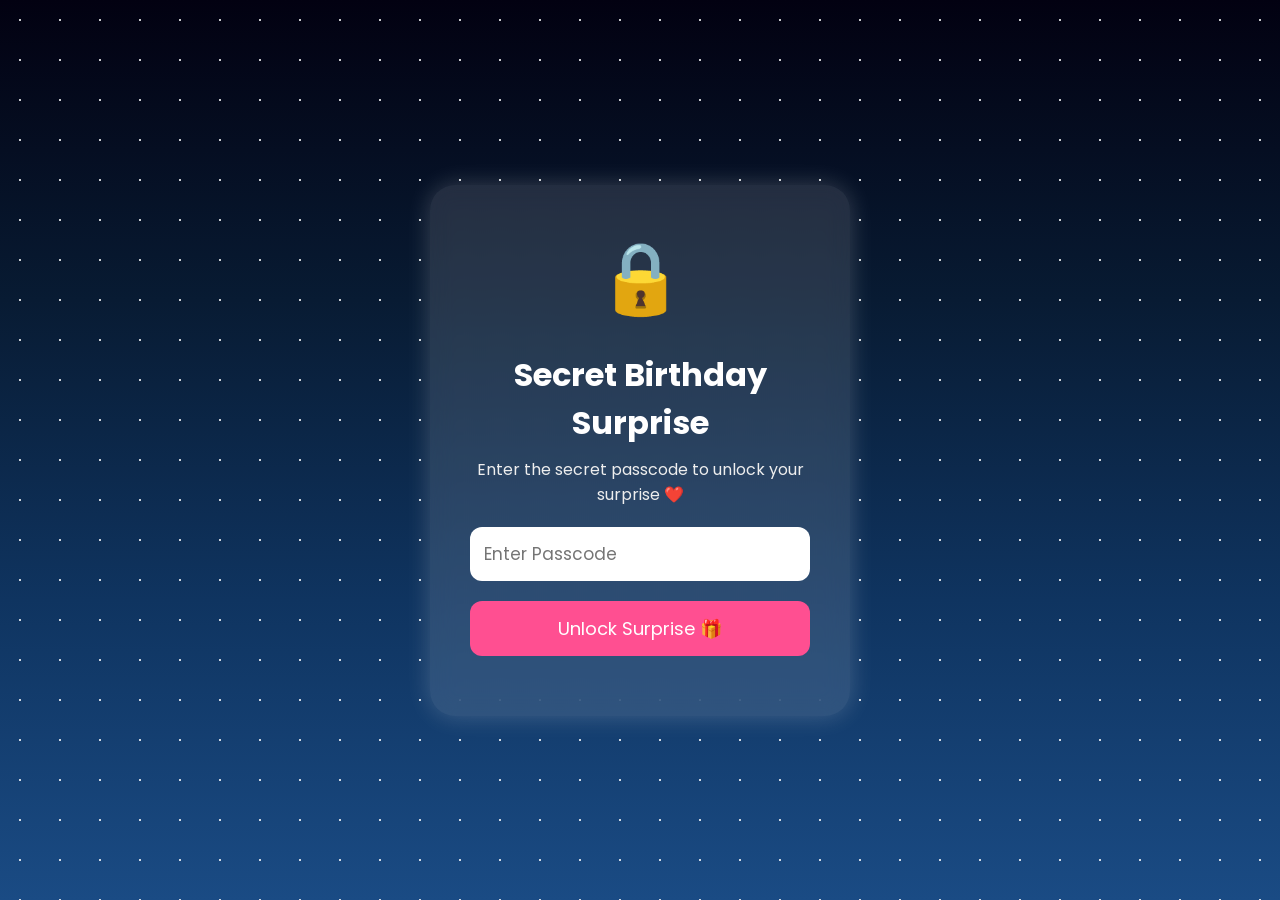
<file: index.html>
<!DOCTYPE html>
<html lang="en">
<head>
    <meta charset="UTF-8">
    <meta name="viewport" content="width=device-width, initial-scale=1.0">
    <title>Birthday Surprise ❤️</title>

    <link rel="stylesheet" href="lock.css">

    <!-- Google Font -->
    <link href="https://fonts.googleapis.com/css2?family=Poppins:wght@300;500;700&display=swap" rel="stylesheet">
</head>

<body>

<div class="stars"></div>

<div class="container">

    <div class="lock">🔒</div>

    <h1>Secret Birthday Surprise</h1>

    <p>Enter the secret passcode to unlock your surprise ❤️</p>

    <input
        type="password"
        id="password"
        placeholder="Enter Passcode">

    <button onclick="checkPassword()">
        Unlock Surprise 🎁
    </button>

    <p id="error"></p>

</div>

<script src="lock.js"></script>

</body>
</html>
</file>
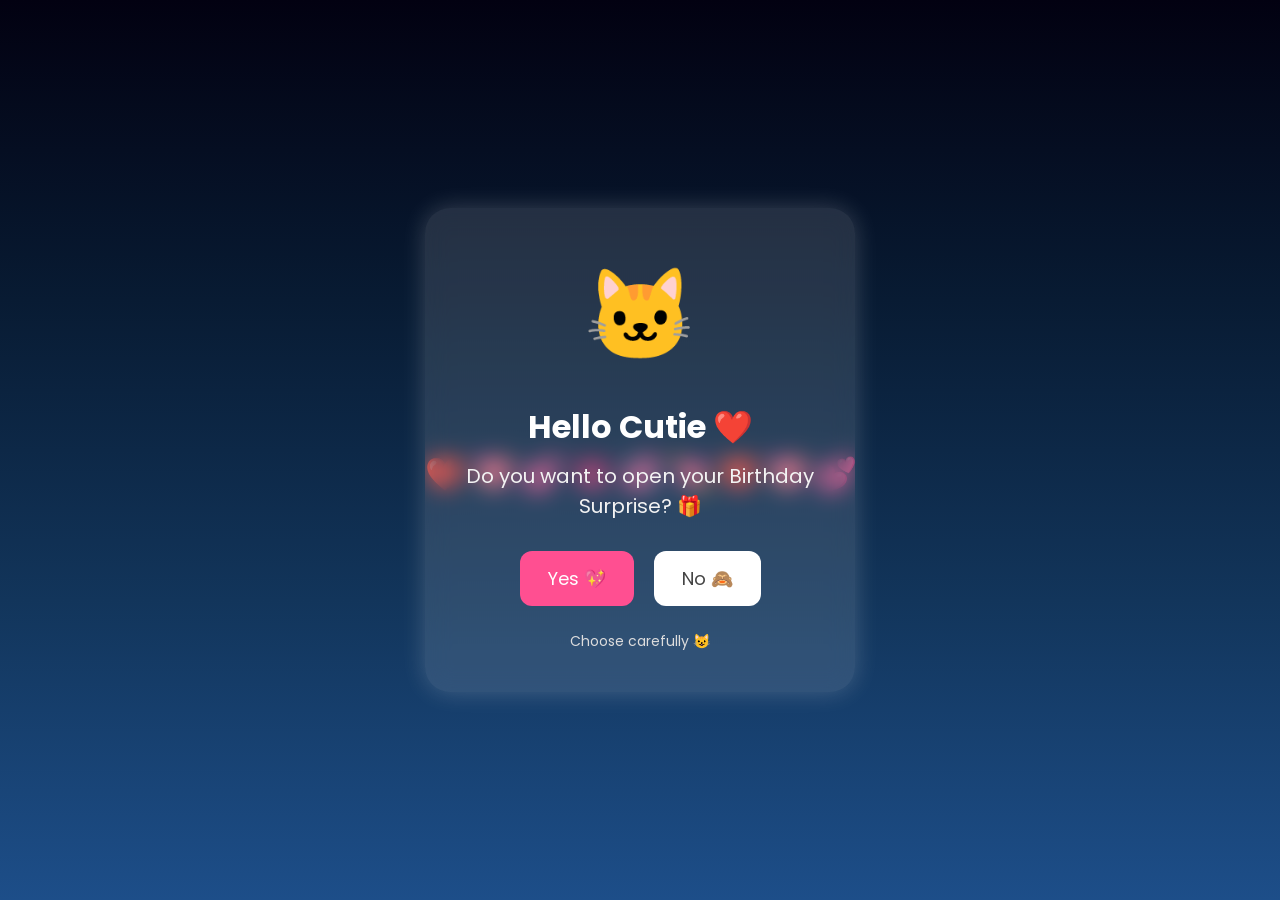
<file: Cat.html>
<!DOCTYPE html>
<html lang="en">

<head>
    <meta charset="UTF-8">
    <meta name="viewport" content="width=device-width, initial-scale=1.0">
    <title>Open Your Surprise? 🐱</title>

    <link rel="stylesheet" href="cat.css">

    <!-- Google Font -->
    <link href="https://fonts.googleapis.com/css2?family=Poppins:wght@300;500;700&display=swap" rel="stylesheet">
</head>

<body>

    <!-- Floating Hearts -->
    <div class="hearts"></div>

    <!-- Main Card -->
    <div class="container">

        <div class="cat">
            🐱
        </div>

        <h1>Hello Cutie ❤️</h1>

        <p class="question">
            Do you want to open your Birthday Surprise? 🎁
        </p>

        <div class="buttons">

            <button id="yesBtn" onclick="openSurprise()">
                Yes 💖
            </button>

            <button id="noBtn">
                No 🙈
            </button>

        </div>

        <p class="small">
            Choose carefully 😺
        </p>

    </div>

    <script src="cat.js"></script>

</body>

</html>
</file>
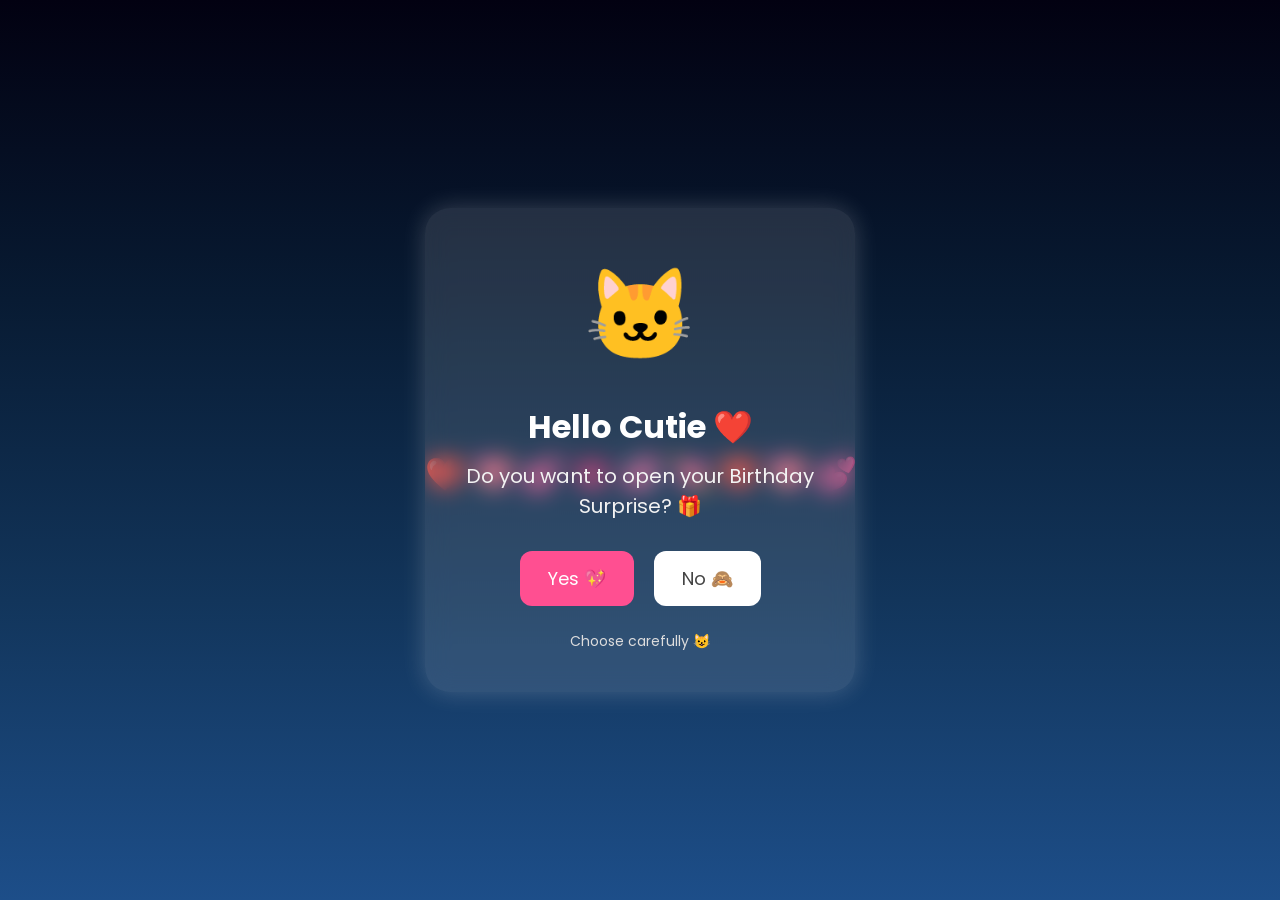
<file: cat.html>
<!DOCTYPE html>
<html lang="en">

<head>
    <meta charset="UTF-8">
    <meta name="viewport" content="width=device-width, initial-scale=1.0">
    <title>Open Your Surprise? 🐱</title>

    <link rel="stylesheet" href="cat.css">

    <!-- Google Font -->
    <link href="https://fonts.googleapis.com/css2?family=Poppins:wght@300;500;700&display=swap" rel="stylesheet">
</head>

<body>

    <!-- Floating Hearts -->
    <div class="hearts"></div>

    <!-- Main Card -->
    <div class="container">

        <div class="cat">
            🐱
        </div>

        <h1>Hello Cutie ❤️</h1>

        <p class="question">
            Do you want to open your Birthday Surprise? 🎁
        </p>

        <div class="buttons">

            <button id="yesBtn" onclick="openSurprise()">
                Yes 💖
            </button>

            <button id="noBtn">
                No 🙈
            </button>

        </div>

        <p class="small">
            Choose carefully 😺
        </p>

    </div>

    <script src="cat.js"></script>

</body>

</html>
</file>
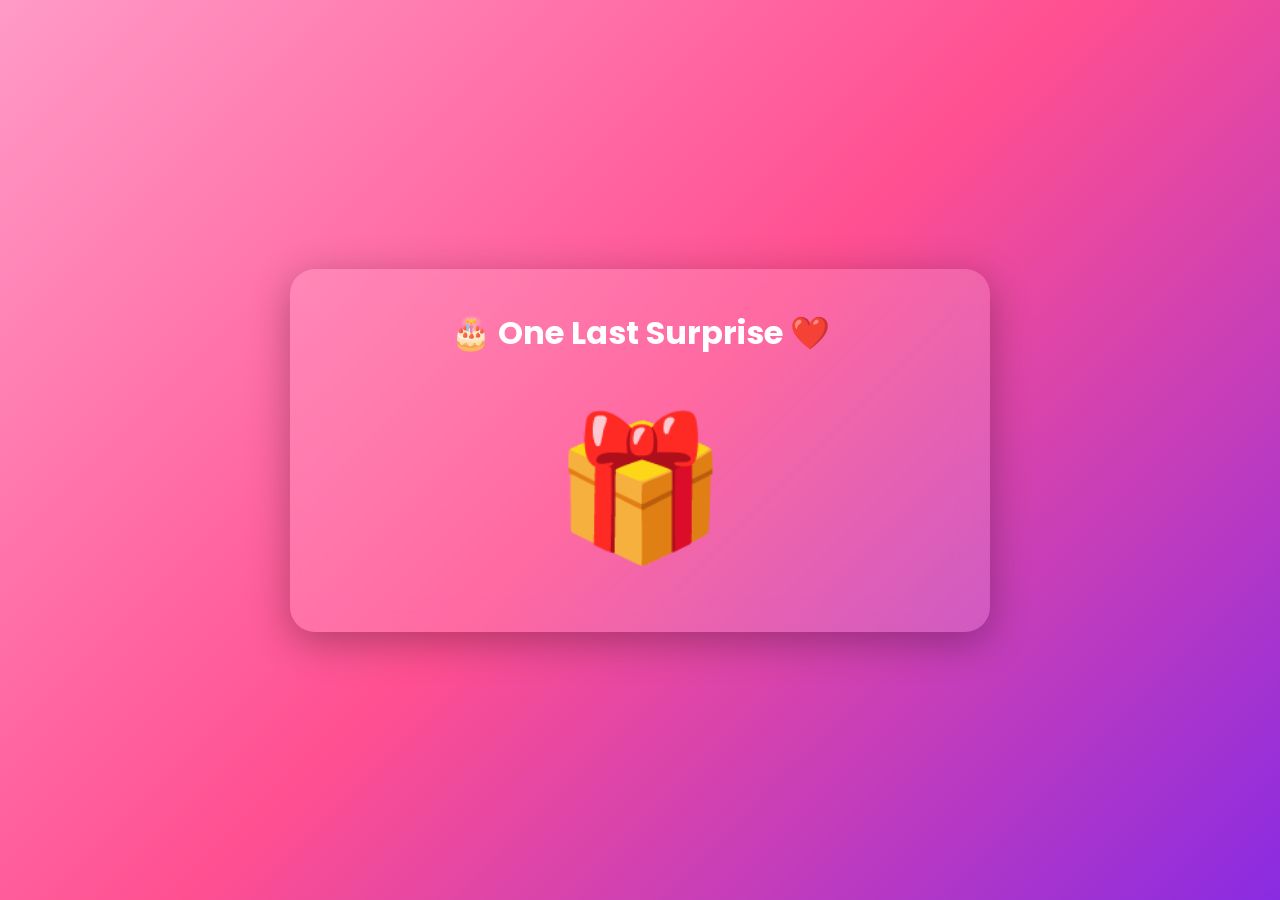
<file: final.html>
<!DOCTYPE html>
<html lang="en">

<head>
    <meta charset="UTF-8">
    <meta name="viewport" content="width=device-width, initial-scale=1.0">
    <title>🎁 Final Surprise ❤️</title>

    <link rel="stylesheet" href="final.css">
</head>

<body>

    <div class="container">

        <h1>🎂 One Last Surprise ❤️</h1>

        <div class="gift-box" onclick="openGift()">
            🎁
        </div>

        <div id="surprise">

            <h1>❤️ I LOVE YOU ❤️</h1>

            <p>
                🤗 Sending you the biggest hugs...
                <br><br>

                😘 Lots and lots of kisses...
                <br><br>

                🌹 You are the best gift in my life.
                <br><br>

                ❤️ Happy Birthday My Love ❤️
            </p>

            <button onclick="restart()">
                🔄 Replay Journey
            </button>

        </div>

    </div>

    <script src="final.js"></script>

</body>

</html>
</file>
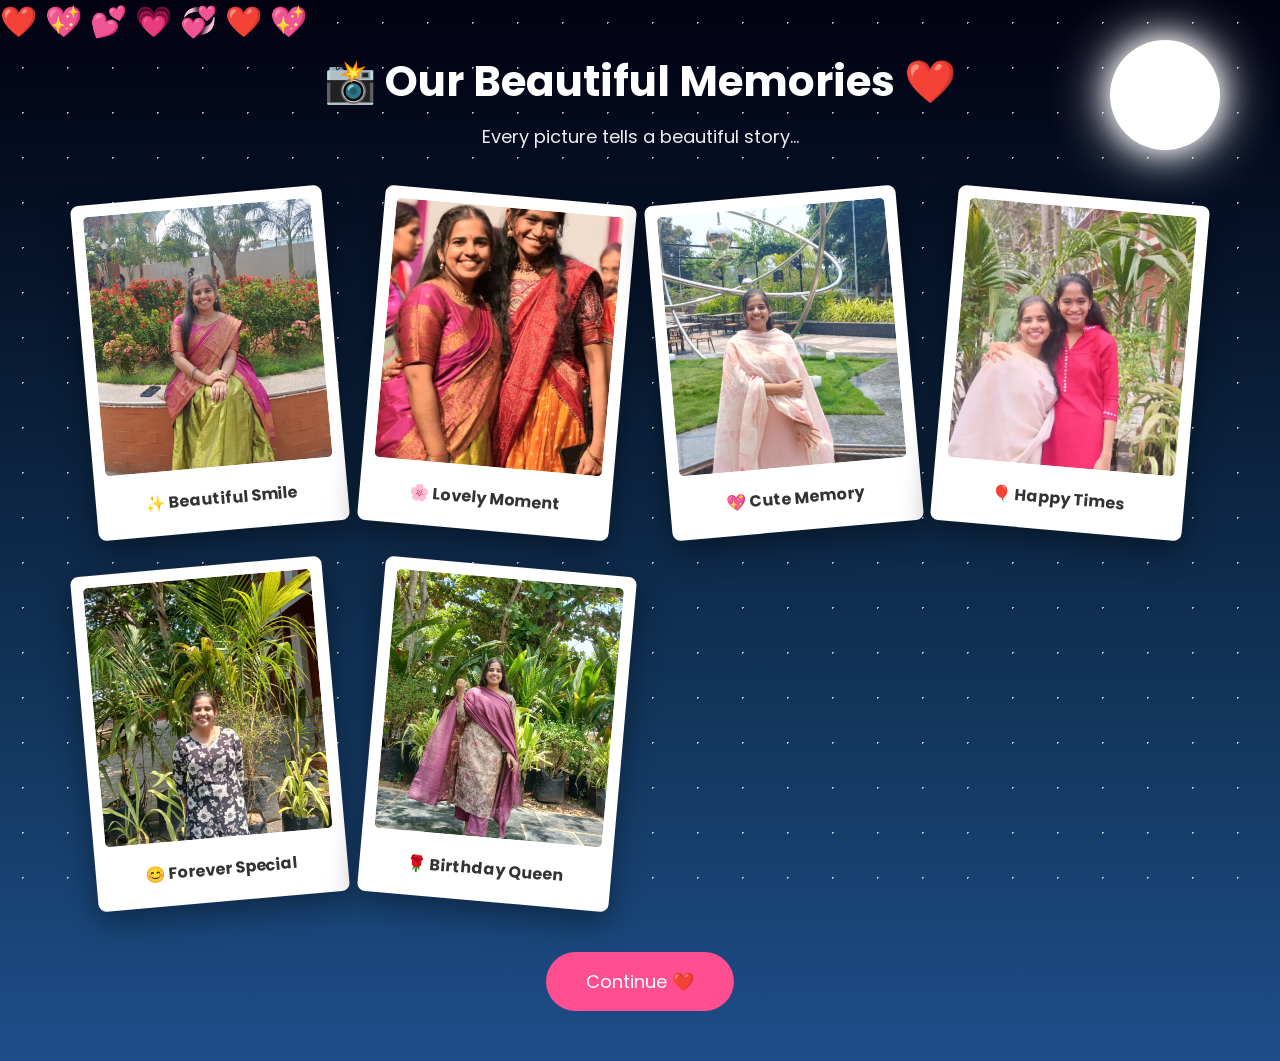
<file: gallery.html>
<!DOCTYPE html>
<html lang="en">

<head>
    <meta charset="UTF-8">
    <meta name="viewport" content="width=device-width, initial-scale=1.0">
    <title>Beautiful Memories ❤️</title>

    <link rel="stylesheet" href="gallery.css">

    <link href="https://fonts.googleapis.com/css2?family=Poppins:wght@300;500;700&display=swap" rel="stylesheet">
</head>

<body>

    <div class="stars"></div>
    <div class="moon"></div>
    <div class="hearts"></div>

    <div class="container">

        <h1>📸 Our Beautiful Memories ❤️</h1>

        <p class="subtitle">
            Every picture tells a beautiful story...
        </p>

        <div class="gallery">

            <div class="photo">
                <img src="photo1.jpg" alt="Photo 1">
                <span>✨ Beautiful Smile</span>
            </div>

            <div class="photo">
                <img src="photo2.jpg" alt="Photo 2">
                <span>🌸 Lovely Moment</span>
            </div>

            <div class="photo">
                <img src="photo3.jpg" alt="Photo 3">
                <span>💖 Cute Memory</span>
            </div>

            <div class="photo">
                <img src="photo4.jpg" alt="Photo 4">
                <span>🎈 Happy Times</span>
            </div>

            <div class="photo">
                <img src="photo5.jpg" alt="Photo 5">
                <span>😊 Forever Special</span>
            </div>

            <div class="photo">
                <img src="photo6.jpg" alt="Photo 6">
                <span>🌹 Birthday Queen</span>
            </div>

        </div>

        <button onclick="nextPage()">
            Continue ❤️
        </button>

    </div>

    <div id="lightbox">
        <span id="close">&times;</span>
        <img id="bigImage" alt="Large preview">
    </div>

    <script src="gallery.js"></script>

</body>

</html>
</file>
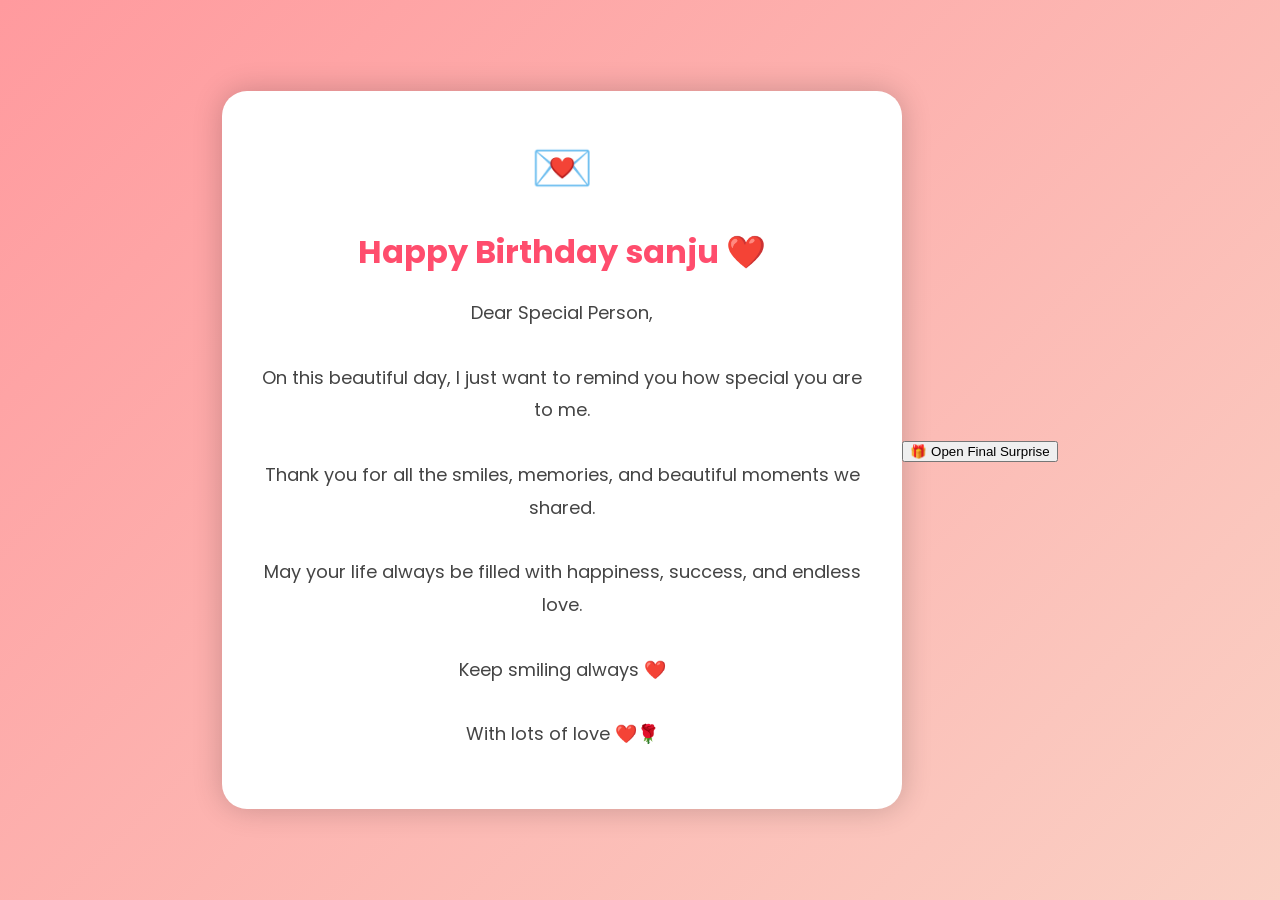
<file: letter.html>
<!DOCTYPE html>
<html lang="en">

<head>
<meta charset="UTF-8">
<meta name="viewport" content="width=device-width, initial-scale=1.0">

<title>Birthday Letter ❤️</title>

<link href="https://fonts.googleapis.com/css2?family=Poppins:wght@300;500;700&display=swap" rel="stylesheet">

<style>

body{
    margin:0;
    min-height:100vh;
    background:linear-gradient(135deg,#ff9a9e,#fad0c4);
    font-family:Poppins,sans-serif;
    display:flex;
    justify-content:center;
    align-items:center;
}


.letter-box{

    background:white;
    width:80%;
    max-width:600px;
    padding:40px;
    border-radius:25px;
    text-align:center;
    box-shadow:0 0 30px rgba(0,0,0,0.2);

    animation:open 1s ease;
}


h1{
    color:#ff4d6d;
}


p{
    font-size:18px;
    line-height:1.8;
    color:#444;
}


.heart{
    font-size:50px;
}


@keyframes open{

from{
    transform:scale(0);
}

to{
    transform:scale(1);
}

}

</style>

</head>


<body>


<div class="letter-box">

<div class="heart">
💌
</div>


<h1>Happy Birthday sanju ❤️</h1>


<p>

Dear Special Person,

<br><br>

On this beautiful day, I just want to remind you how special you are to me.

<br><br>

Thank you for all the smiles, memories, and beautiful moments we shared.

<br><br>

May your life always be filled with happiness, success, and endless love.

<br><br>

Keep smiling always ❤️

<br><br>

With lots of love ❤️🌹

</p>


</div>

<div class="final-button">
    <button onclick="window.location.href='final.html'">
        🎁 Open Final Surprise
    </button>
</div>

</body>

</html>
</file>
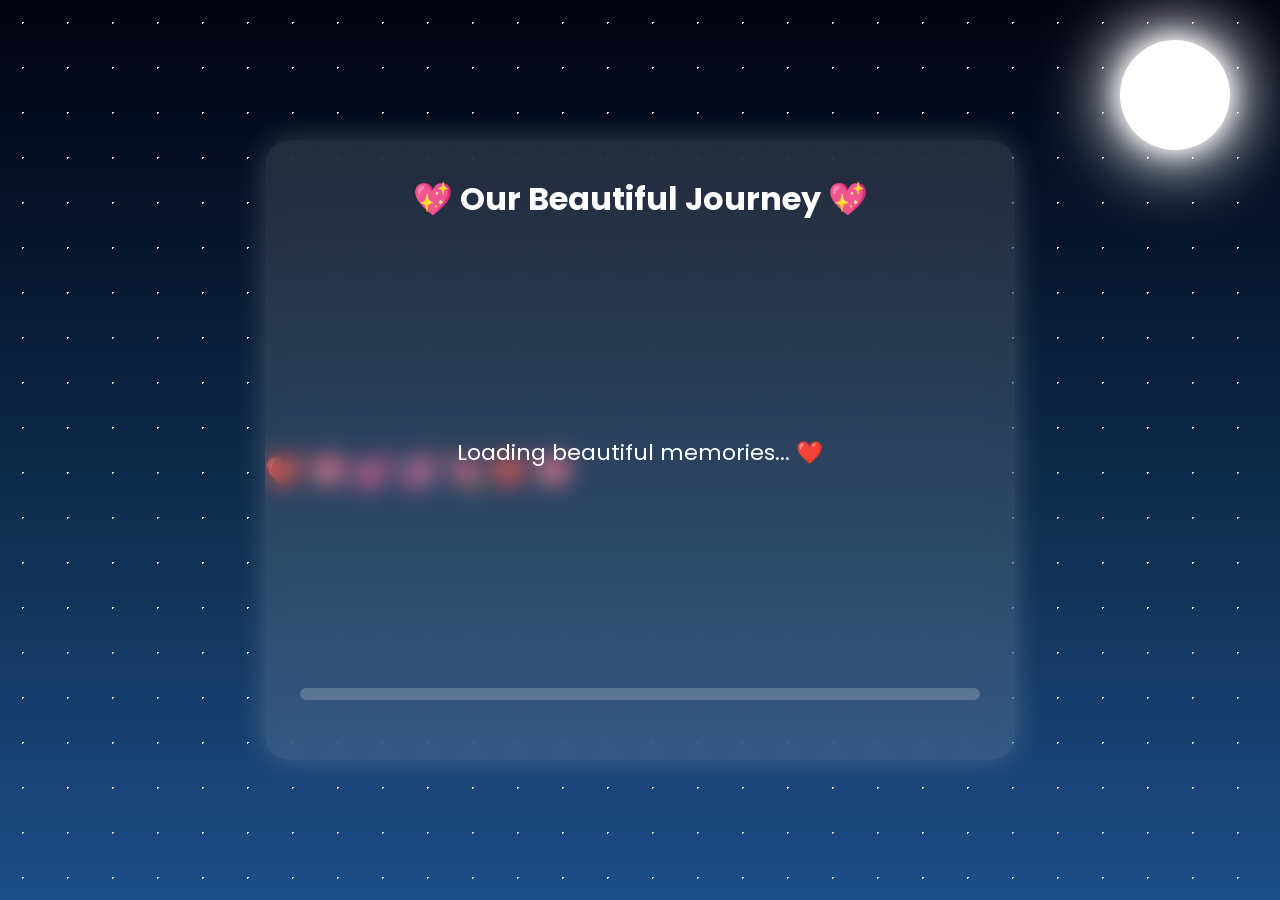
<file: memories.html>
<!DOCTYPE html>
<html lang="en">

<head>
    <meta charset="UTF-8">
    <meta name="viewport" content="width=device-width, initial-scale=1.0">

    <title>Beautiful Memories ❤️</title>

    <link rel="stylesheet" href="memories.css">

    <link href="https://fonts.googleapis.com/css2?family=Poppins:wght@300;500;700&display=swap" rel="stylesheet">
</head>

<body>

    <!-- ⭐ Stars -->
    <div class="stars"></div>

    <!-- 🌙 Moon -->
    <div class="moon"></div>

    <!-- ❤️ Floating Hearts -->
    <div class="hearts"></div>

    <div class="container">

        <h1>💖 Our Beautiful Journey 💖</h1>

        <div class="timeline">
            <div id="memoryBox">
                Loading beautiful memories... ❤️
            </div>
        </div>

        <div class="progress">
            <div id="progressBar"></div>
        </div>

        <!-- Continue Button -->
        <button id="continueBtn" style="display:none;">
            Continue 💌
        </button>

    </div>

    <script src="memories.js"></script>

    <script>
        // Open letter page when button is clicked
        document.getElementById("continueBtn").addEventListener("click", function () {
            window.location.href = "letter.html";
        });

        // Show button after memories finish
        window.onload = function () {
            setTimeout(function () {
                document.getElementById("continueBtn").style.display = "inline-block";
            }, 1000); // Change this delay if needed
        };
    </script>

</body>

</html>
</file>
<file: lock.css>
/* Google Font */
@import url('https://fonts.googleapis.com/css2?family=Poppins:wght@300;500;700&display=swap');

*{
    margin:0;
    padding:0;
    box-sizing:border-box;
    font-family:'Poppins',sans-serif;
}

body{
    display:flex;
    justify-content:center;
    align-items:center;
    height:100vh;
    overflow:hidden;

    background:linear-gradient(
        180deg,
        #020111,
        #081b33,
        #0f3460,
        #1a4b84
    );
}

/* ⭐ Twinkling Stars */
.stars{
    position:absolute;
    width:100%;
    height:100%;
    background-image:
        radial-gradient(white 1px,transparent 1px);
    background-size:40px 40px;
    animation:twinkle 3s infinite alternate;
    opacity:.8;
}

@keyframes twinkle{
    from{
        opacity:.3;
    }
    to{
        opacity:1;
    }
}

/* Main Card */

.container{

    position:relative;

    width:420px;

    padding:40px;

    text-align:center;

    background:rgba(255,255,255,.12);

    backdrop-filter:blur(12px);

    border-radius:25px;

    box-shadow:
    0 0 25px rgba(255,255,255,.2);

    z-index:10;

}

/* Lock Emoji */

.lock{

    font-size:70px;

    margin-bottom:20px;

    animation:float 2s ease-in-out infinite;

}

@keyframes float{

0%,100%{
transform:translateY(0);
}

50%{
transform:translateY(-10px);
}

}

h1{

    color:white;

    margin-bottom:10px;

}

p{

    color:#eeeeee;

    margin-bottom:20px;

}

/* Password Input */

input{

    width:100%;

    padding:14px;

    font-size:17px;

    border:none;

    outline:none;

    border-radius:12px;

    margin-bottom:20px;

}

/* Button */

button{

    width:100%;

    padding:14px;

    border:none;

    border-radius:12px;

    background:#ff4f91;

    color:white;

    font-size:18px;

    cursor:pointer;

    transition:.3s;

}

button:hover{

    background:#ff1d73;

    transform:scale(1.05);

}

/* Error */

#error{

    color:#ffb3b3;

    margin-top:15px;

    font-weight:bold;

}

/* Shake Animation */

.shake{

    animation:shake .5s;

}

@keyframes shake{

0%{transform:translateX(0);}
20%{transform:translateX(-10px);}
40%{transform:translateX(10px);}
60%{transform:translateX(-10px);}
80%{transform:translateX(10px);}
100%{transform:translateX(0);}

}

/* Mobile */

@media(max-width:500px){

.container{

width:90%;

padding:30px;

}

h1{

font-size:26px;

}

}
</file>
<file: cat.css>
/* Google Font */
@import url('https://fonts.googleapis.com/css2?family=Poppins:wght@300;500;700&display=swap');

*{
    margin:0;
    padding:0;
    box-sizing:border-box;
    font-family:'Poppins',sans-serif;
}

body{
    height:100vh;
    display:flex;
    justify-content:center;
    align-items:center;
    overflow:hidden;
    background:linear-gradient(180deg,#020111,#081b33,#12355b,#1d4e89);
}

/* Floating Hearts */

.hearts::before{
    content:"❤️ 💖 💕 💗 💞 💘 ❤️ 💖 💕";
    position:absolute;
    width:100%;
    font-size:32px;
    animation:floatHearts 12s linear infinite;
}

@keyframes floatHearts{

    from{
        transform:translateY(100vh);
    }

    to{
        transform:translateY(-120vh);
    }

}

/* Main Card */

.container{

    width:430px;

    padding:40px;

    background:rgba(255,255,255,.12);

    backdrop-filter:blur(12px);

    border-radius:25px;

    text-align:center;

    box-shadow:0 0 25px rgba(255,255,255,.2);

    z-index:10;

}

/* Cat Animation */

.cat{

    font-size:90px;

    animation:bounce 2s infinite;

}

@keyframes bounce{

0%,100%{

transform:translateY(0);

}

50%{

transform:translateY(-15px);

}

}

h1{

    color:white;

    margin:20px 0 10px;

}

.question{

    color:#f3f3f3;

    font-size:20px;

    margin-bottom:30px;

    line-height:1.5;

}

/* Buttons */

.buttons{

    display:flex;

    justify-content:center;

    gap:20px;

    position:relative;

}

button{

    padding:14px 28px;

    border:none;

    border-radius:12px;

    font-size:18px;

    cursor:pointer;

    transition:.3s;

}

#yesBtn{

    background:#ff4f91;

    color:white;

}

#yesBtn:hover{

    background:#ff1d73;

    transform:scale(1.08);

}

#noBtn{

    background:white;

    color:#444;

    position:relative;

}

.small{

    margin-top:25px;

    color:#ddd;

    font-size:14px;

}

/* Mobile */

@media(max-width:500px){

.container{

width:90%;

padding:30px;

}

.buttons{

flex-direction:column;

gap:15px;

}

button{

width:100%;

}

}
</file>
<file: final.css>
@import url('https://fonts.googleapis.com/css2?family=Poppins:wght@300;500;700&display=swap');

*{
    margin:0;
    padding:0;
    box-sizing:border-box;
    font-family:'Poppins',sans-serif;
}

body{
    min-height:100vh;
    display:flex;
    justify-content:center;
    align-items:center;
    background:linear-gradient(135deg,#ff9ac6,#ff4f91,#8a2be2);
    overflow:hidden;
}

/* Floating Hearts */

body::before{
    content:"❤️ 💖 💕 💞 💘 🌹 ✨ ❤️ 💖";
    position:fixed;
    top:100%;
    left:0;
    width:100%;
    font-size:30px;
    animation:float 15s linear infinite;
    pointer-events:none;
}

@keyframes float{
    from{
        transform:translateY(0);
    }
    to{
        transform:translateY(-130vh);
    }
}

/* Main Card */

.container{
    width:700px;
    max-width:90%;
    text-align:center;
    background:rgba(255,255,255,.15);
    backdrop-filter:blur(15px);
    padding:40px;
    border-radius:25px;
    box-shadow:0 10px 40px rgba(0,0,0,.3);
}

.container h1{
    color:white;
    margin-bottom:25px;
}

/* Gift */

.gift-box{
    font-size:140px;
    cursor:pointer;
    transition:.4s;
    animation:bounce 2s infinite;
}

.gift-box:hover{
    transform:scale(1.15) rotate(8deg);
}

@keyframes bounce{
    0%,100%{transform:translateY(0);}
    50%{transform:translateY(-12px);}
}

/* Surprise */

#surprise{
    display:none;
    margin-top:20px;
    animation:fadeIn 1.2s ease;
}

#surprise h1{
    color:#FFD700;
    font-size:46px;
    margin-bottom:20px;
}

#surprise p{
    color:white;
    font-size:22px;
    line-height:1.9;
}

button{
    margin-top:30px;
    padding:15px 35px;
    border:none;
    border-radius:40px;
    background:#ff2d75;
    color:white;
    font-size:18px;
    cursor:pointer;
    transition:.3s;
}

button:hover{
    transform:scale(1.05);
    background:#e6005c;
}

@keyframes fadeIn{
    from{
        opacity:0;
        transform:scale(.8);
    }
    to{
        opacity:1;
        transform:scale(1);
    }
}

/* Mobile */

@media(max-width:768px){

.container{
    width:95%;
    padding:25px;
}

.gift-box{
    font-size:100px;
}

#surprise h1{
    font-size:34px;
}

#surprise p{
    font-size:18px;
}

button{
    width:100%;
}

}
</file>
<file: gallery.css>
/* Google Font */
@import url('https://fonts.googleapis.com/css2?family=Poppins:wght@300;500;700&display=swap');

*{
    margin:0;
    padding:0;
    box-sizing:border-box;
    font-family:'Poppins',sans-serif;
}

body{
    background:linear-gradient(to bottom,#020111,#081b33,#12355b,#1d4e89);
    min-height:100vh;
    overflow-x:hidden;
    color:white;
}

/* ⭐ Stars */
.stars{
    position:fixed;
    width:100%;
    height:100%;
    background-image:radial-gradient(white 1px,transparent 1px);
    background-size:45px 45px;
    opacity:.7;
    animation:twinkle 3s infinite alternate;
    z-index:-3;
}

@keyframes twinkle{
    from{opacity:.3;}
    to{opacity:1;}
}

/* 🌙 Moon */
.moon{
    position:fixed;
    top:40px;
    right:60px;
    width:110px;
    height:110px;
    border-radius:50%;
    background:white;
    box-shadow:0 0 30px white,0 0 60px white;
    z-index:-2;
}

/* ❤️ Hearts */
.hearts::before{
    content:"❤️ 💖 💕 💗 💞 ❤️ 💖";
    position:fixed;
    width:100%;
    font-size:30px;
    animation:float 15s linear infinite;
    z-index:-1;
}

@keyframes float{
    from{
        transform:translateY(100vh);
    }
    to{
        transform:translateY(-120vh);
    }
}

/* Main */
.container{
    width:90%;
    max-width:1200px;
    margin:auto;
    text-align:center;
    padding:50px 20px;
}

h1{
    font-size:42px;
    margin-bottom:10px;
}

.subtitle{
    color:#eeeeee;
    margin-bottom:45px;
    font-size:18px;
}

/* Gallery */

.gallery{
    display:grid;
    grid-template-columns:repeat(auto-fit,minmax(220px,1fr));
    gap:35px;
}

/* Polaroid */

.photo{

    background:white;

    padding:12px 12px 20px;

    border-radius:8px;

    box-shadow:0 10px 30px rgba(0,0,0,.4);

    transition:.4s;

    cursor:pointer;

}

.photo:nth-child(odd){
    transform:rotate(-5deg);
}

.photo:nth-child(even){
    transform:rotate(5deg);
}

.photo:hover{

    transform:scale(1.08) rotate(0deg);

}

.photo img{

    width:100%;

    height:260px;

    object-fit:cover;

    border-radius:5px;

}

.photo span{

    display:block;

    margin-top:12px;

    color:#333;

    font-weight:bold;

}

/* Continue Button */

button{

    margin-top:50px;

    padding:16px 40px;

    background:#ff4f91;

    color:white;

    border:none;

    border-radius:40px;

    cursor:pointer;

    font-size:18px;

    transition:.3s;

}

button:hover{

    background:#ff1d73;

    transform:scale(1.08);

}

/* Lightbox */

#lightbox{

    display:none;

    position:fixed;

    inset:0;

    background:rgba(0,0,0,.9);

    justify-content:center;

    align-items:center;

    z-index:999;

}

#bigImage{

    max-width:90%;

    max-height:85%;

    border-radius:15px;

    border:6px solid white;

}

#close{

    position:absolute;

    top:20px;

    right:35px;

    color:white;

    font-size:50px;

    cursor:pointer;

}

/* Mobile */

@media(max-width:600px){

    h1{
        font-size:30px;
    }

    .photo img{
        height:220px;
    }

    .moon{
        width:70px;
        height:70px;
        right:20px;
    }

}
</file>
<file: memories.css>
/* Google Font */
@import url('https://fonts.googleapis.com/css2?family=Poppins:wght@300;500;700&display=swap');

*{
    margin:0;
    padding:0;
    box-sizing:border-box;
    font-family:'Poppins',sans-serif;
}

body{
    min-height:100vh;
    display:flex;
    justify-content:center;
    align-items:center;
    overflow:hidden;
    background:linear-gradient(to bottom,#020111,#081b33,#12355b,#1d4e89);
}

/* Stars */

.stars{
    position:fixed;
    inset:0;
    background-image:radial-gradient(white 1px,transparent 1px);
    background-size:45px 45px;
    animation:twinkle 3s infinite alternate;
    z-index:-3;
}

@keyframes twinkle{
from{opacity:.4;}
to{opacity:1;}
}

/* Moon */

.moon{
    position:fixed;
    top:40px;
    right:50px;
    width:110px;
    height:110px;
    border-radius:50%;
    background:white;
    box-shadow:0 0 25px white,0 0 60px white,0 0 90px white;
    z-index:-2;
}

/* Hearts */

.hearts::before{
    content:"❤️ 💖 💕 💞 💘 ❤️ 💖";
    position:fixed;
    width:100%;
    font-size:30px;
    animation:float 14s linear infinite;
    z-index:-1;
}

@keyframes float{
from{
transform:translateY(100vh);
}
to{
transform:translateY(-120vh);
}
}

/* Main Card */

.container{
    width:750px;
    max-width:95%;
    padding:35px;
    background:rgba(255,255,255,.12);
    backdrop-filter:blur(12px);
    border-radius:25px;
    text-align:center;
    box-shadow:0 0 30px rgba(255,255,255,.2);
}

h1{
    color:white;
    margin-bottom:20px;
}

/* Timeline */

.timeline{
    display:flex;
    flex-direction:column;
    justify-content:center;
    align-items:center;
    min-height:420px;
}

/* Memory Image */

.memory-photo{
    width:320px;
    height:320px;
    object-fit:cover;
    object-position:center;
    border-radius:20px;
    border:6px solid white;
    box-shadow:0 10px 25px rgba(0,0,0,.4);
    margin-bottom:20px;
}

/* Memory Text */

#memoryBox{
    color:white;
    font-size:22px;
    line-height:1.8;
    animation:fadeIn 1s;
    max-width:90%;
}

@keyframes fadeIn{
from{
opacity:0;
transform:translateY(20px);
}
to{
opacity:1;
transform:translateY(0);
}
}

/* Progress */

.progress{
    width:100%;
    height:12px;
    background:#ffffff33;
    border-radius:20px;
    margin:25px 0;
    overflow:hidden;
}

#progressBar{
    width:0%;
    height:100%;
    background:linear-gradient(90deg,#ff4f91,#ffd700);
    transition:width .5s;
}

/* Button */

button{
    padding:14px 35px;
    border:none;
    border-radius:40px;
    background:#ff4f91;
    color:white;
    font-size:18px;
    cursor:pointer;
    transition:.3s;
}

button:hover{
    background:#ff1d73;
    transform:scale(1.05);
}

/* Mobile */

@media(max-width:768px){

.container{
    width:95%;
    padding:20px;
}

.memory-photo{
    width:220px;
    height:220px;
}

#memoryBox{
    font-size:18px;
}

button{
    width:100%;
}

}
</file>
